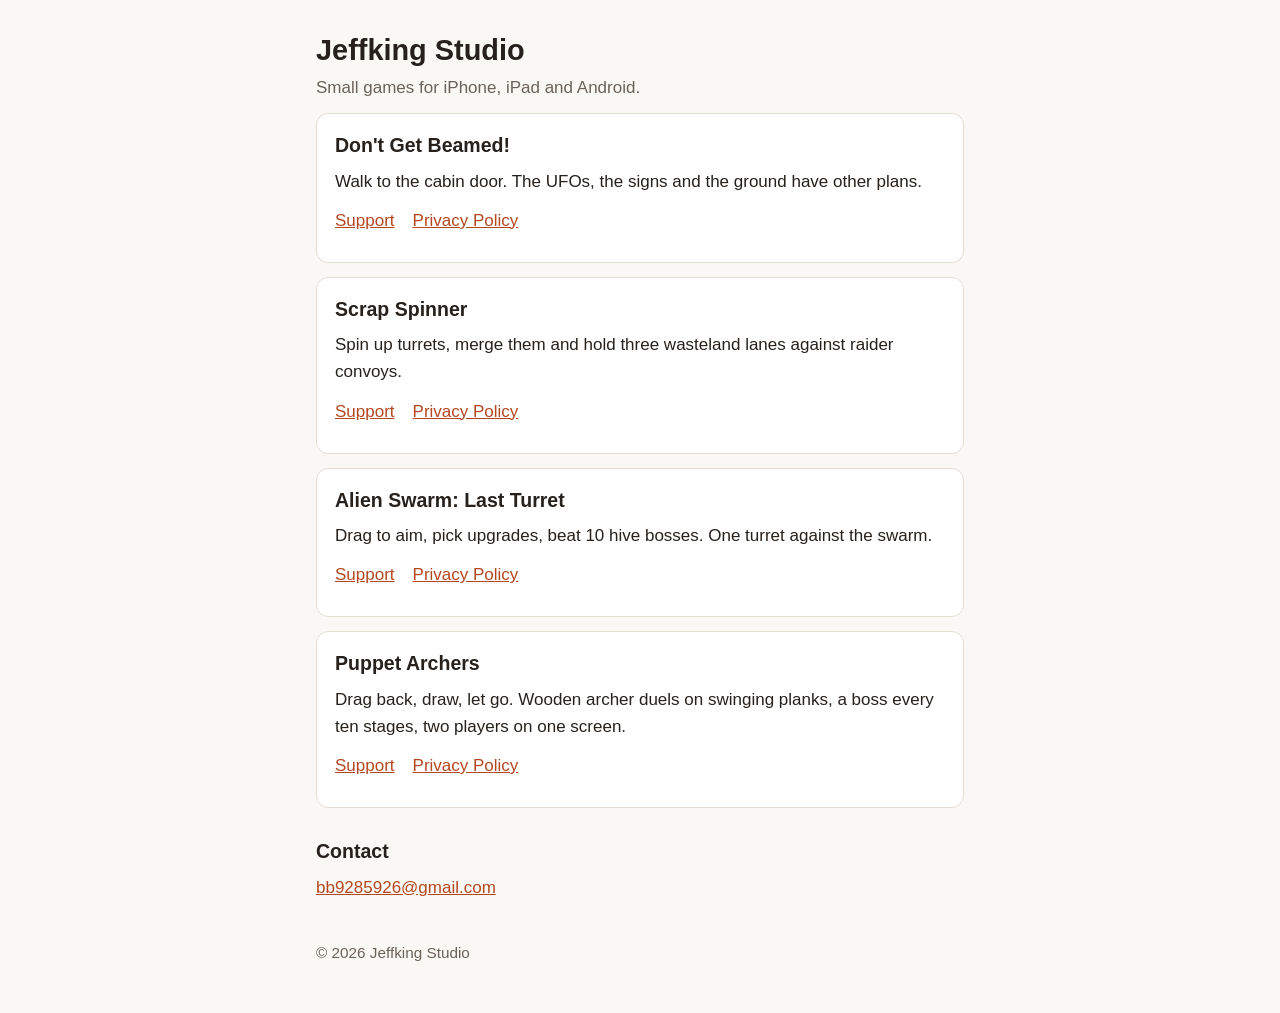
<file: index.html>
<!doctype html>
<html lang="en">
<head>
<meta charset="utf-8">
<meta name="viewport" content="width=device-width, initial-scale=1">
<title>Jeffking Studio</title>
<link rel="stylesheet" href="style.css">
</head>
<body>
<main>
<h1>Jeffking Studio</h1>
<p class="muted">Small games for iPhone, iPad and Android.</p>

<div class="card">
<h2>Don't Get Beamed!</h2>
<p>Walk to the cabin door. The UFOs, the signs and the ground have other plans.</p>
<p class="links"><a href="dontgetbeamed/support.html">Support</a><a href="dontgetbeamed/privacy.html">Privacy Policy</a></p>
</div>

<div class="card">
<h2>Scrap Spinner</h2>
<p>Spin up turrets, merge them and hold three wasteland lanes against raider convoys.</p>
<p class="links"><a href="scrapspinner/support.html">Support</a><a href="scrapspinner/privacy.html">Privacy Policy</a></p>
</div>

<div class="card">
<h2>Alien Swarm: Last Turret</h2>
<p>Drag to aim, pick upgrades, beat 10 hive bosses. One turret against the swarm.</p>
<p class="links"><a href="alienswarm/support.html">Support</a><a href="alienswarm/privacy.html">Privacy Policy</a></p>
</div>

<div class="card">
<h2>Puppet Archers</h2>
<p>Drag back, draw, let go. Wooden archer duels on swinging planks, a boss every ten stages, two players on one screen.</p>
<p class="links"><a href="puppetarchers/support.html">Support</a><a href="puppetarchers/privacy.html">Privacy Policy</a></p>
</div>

<h2>Contact</h2>
<p><a href="mailto:bb9285926@gmail.com">bb9285926@gmail.com</a></p>

<footer>© 2026 Jeffking Studio</footer>
</main>
</body>
</html>
</file>
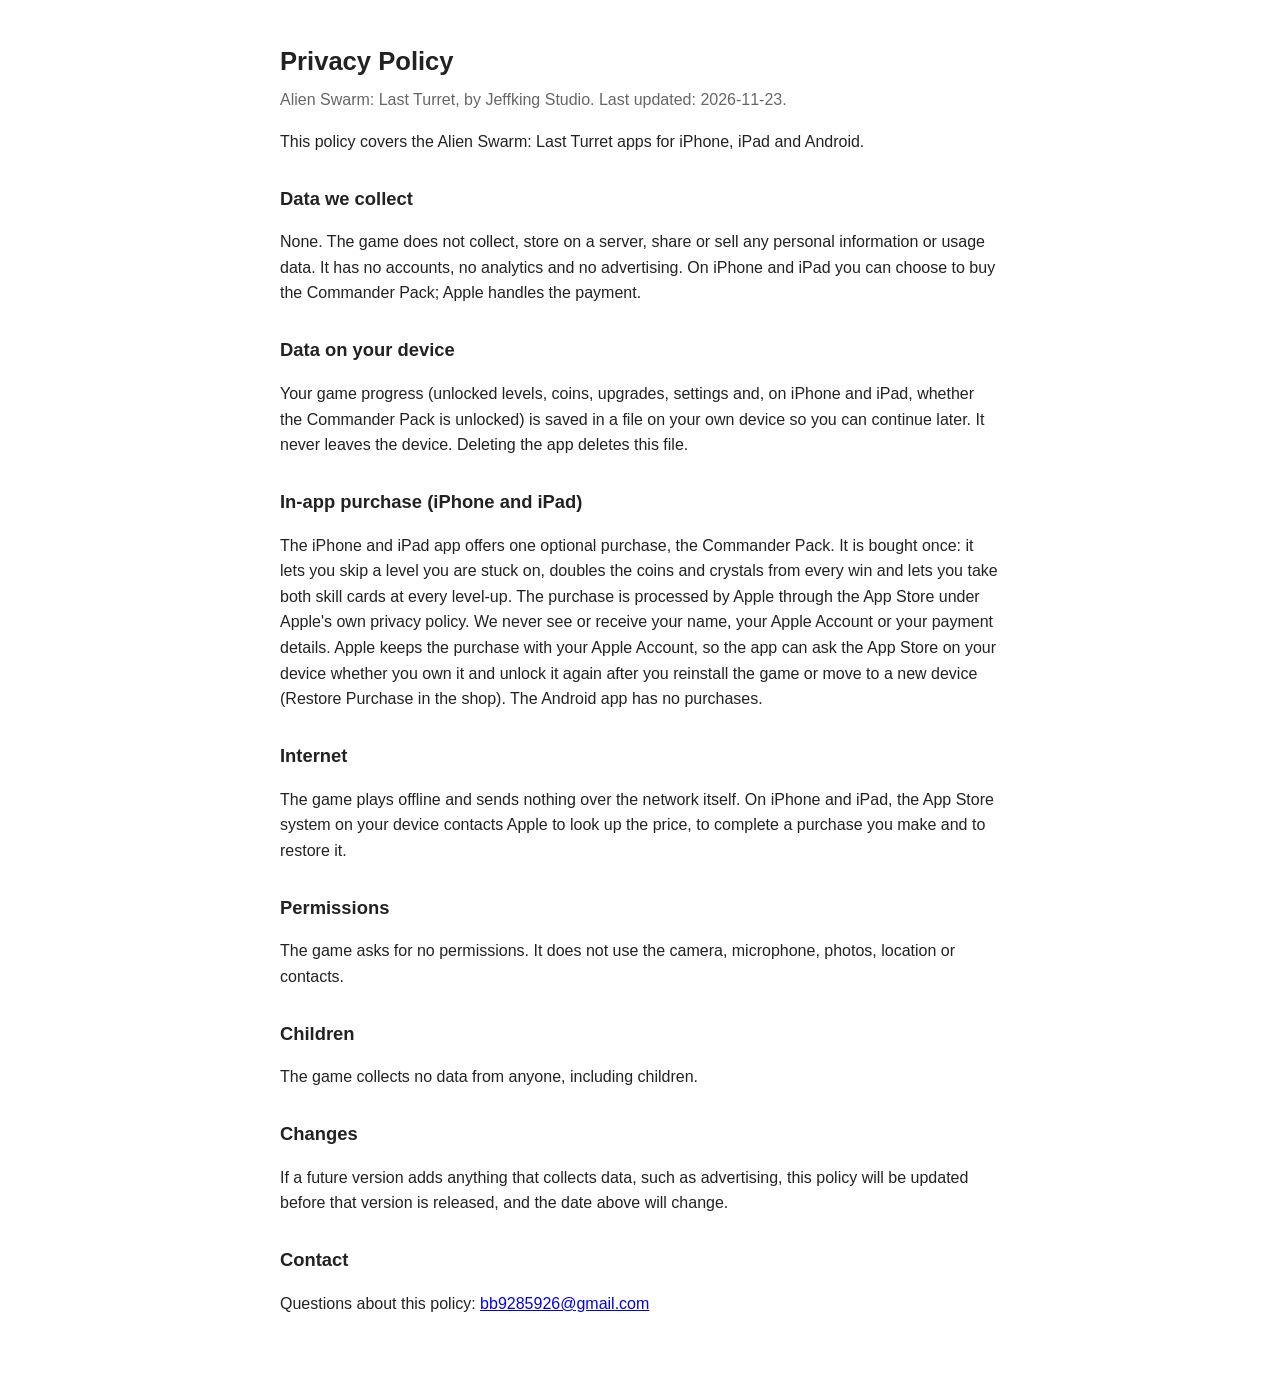
<file: alienswarm/privacy.html>
<!doctype html>
<html lang="en">
<head>
<meta charset="utf-8">
<meta name="viewport" content="width=device-width, initial-scale=1">
<title>Alien Swarm: Last Turret - Privacy Policy</title>
<style>
  body { font-family: -apple-system, "Segoe UI", Roboto, sans-serif; max-width: 720px; margin: 0 auto; padding: 24px 16px 48px; line-height: 1.6; color: #222; background: #fff; }
  h1 { font-size: 1.6em; margin-bottom: 0.2em; }
  h2 { font-size: 1.15em; margin-top: 1.6em; }
  .date { color: #666; margin-top: 0; }
</style>
</head>
<body>
<h1>Privacy Policy</h1>
<p class="date">Alien Swarm: Last Turret, by Jeffking Studio. Last updated: 2026-11-23.</p>

<p>This policy covers the Alien Swarm: Last Turret apps for iPhone, iPad and Android.</p>

<h2>Data we collect</h2>
<p>None. The game does not collect, store on a server, share or sell any personal information or usage data. It has no accounts, no analytics and no advertising. On iPhone and iPad you can choose to buy the Commander Pack; Apple handles the payment.</p>

<h2>Data on your device</h2>
<p>Your game progress (unlocked levels, coins, upgrades, settings and, on iPhone and iPad, whether the Commander Pack is unlocked) is saved in a file on your own device so you can continue later. It never leaves the device. Deleting the app deletes this file.</p>

<h2>In-app purchase (iPhone and iPad)</h2>
<p>The iPhone and iPad app offers one optional purchase, the Commander Pack. It is bought once: it lets you skip a level you are stuck on, doubles the coins and crystals from every win and lets you take both skill cards at every level-up. The purchase is processed by Apple through the App Store under Apple's own privacy policy. We never see or receive your name, your Apple Account or your payment details. Apple keeps the purchase with your Apple Account, so the app can ask the App Store on your device whether you own it and unlock it again after you reinstall the game or move to a new device (Restore Purchase in the shop). The Android app has no purchases.</p>

<h2>Internet</h2>
<p>The game plays offline and sends nothing over the network itself. On iPhone and iPad, the App Store system on your device contacts Apple to look up the price, to complete a purchase you make and to restore it.</p>

<h2>Permissions</h2>
<p>The game asks for no permissions. It does not use the camera, microphone, photos, location or contacts.</p>

<h2>Children</h2>
<p>The game collects no data from anyone, including children.</p>

<h2>Changes</h2>
<p>If a future version adds anything that collects data, such as advertising, this policy will be updated before that version is released, and the date above will change.</p>

<h2>Contact</h2>
<p>Questions about this policy: <a href="mailto:bb9285926@gmail.com">bb9285926@gmail.com</a></p>
</body>
</html>
</file>
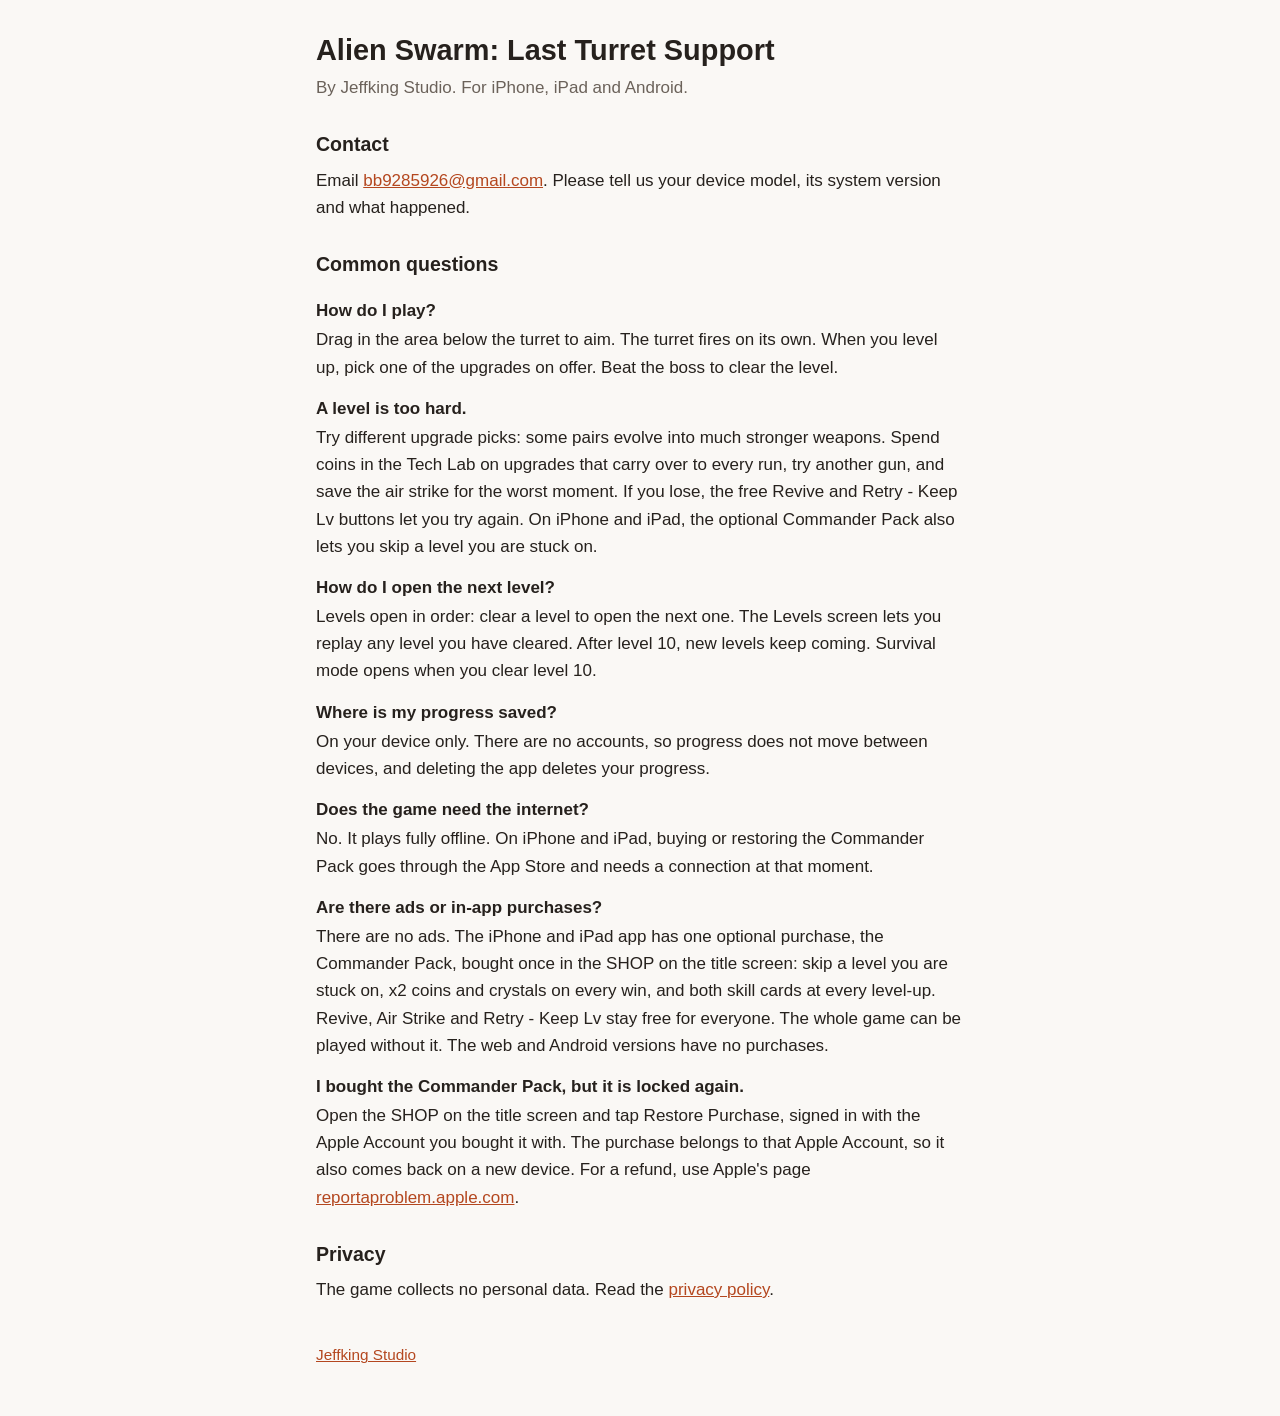
<file: alienswarm/support.html>
<!doctype html>
<html lang="en">
<head>
<meta charset="utf-8">
<meta name="viewport" content="width=device-width, initial-scale=1">
<title>Alien Swarm: Last Turret Support</title>
<link rel="stylesheet" href="../style.css">
</head>
<body>
<main>
<h1>Alien Swarm: Last Turret Support</h1>
<p class="muted">By Jeffking Studio. For iPhone, iPad and Android.</p>

<h2>Contact</h2>
<p>Email <a href="mailto:bb9285926@gmail.com">bb9285926@gmail.com</a>. Please tell us your device model, its system version and what happened.</p>

<h2>Common questions</h2>
<dl>
<dt>How do I play?</dt>
<dd>Drag in the area below the turret to aim. The turret fires on its own. When you level up, pick one of the upgrades on offer. Beat the boss to clear the level.</dd>
<dt>A level is too hard.</dt>
<dd>Try different upgrade picks: some pairs evolve into much stronger weapons. Spend coins in the Tech Lab on upgrades that carry over to every run, try another gun, and save the air strike for the worst moment. If you lose, the free Revive and Retry - Keep Lv buttons let you try again. On iPhone and iPad, the optional Commander Pack also lets you skip a level you are stuck on.</dd>
<dt>How do I open the next level?</dt>
<dd>Levels open in order: clear a level to open the next one. The Levels screen lets you replay any level you have cleared. After level 10, new levels keep coming. Survival mode opens when you clear level 10.</dd>
<dt>Where is my progress saved?</dt>
<dd>On your device only. There are no accounts, so progress does not move between devices, and deleting the app deletes your progress.</dd>
<dt>Does the game need the internet?</dt>
<dd>No. It plays fully offline. On iPhone and iPad, buying or restoring the Commander Pack goes through the App Store and needs a connection at that moment.</dd>
<dt>Are there ads or in-app purchases?</dt>
<dd>There are no ads. The iPhone and iPad app has one optional purchase, the Commander Pack, bought once in the SHOP on the title screen: skip a level you are stuck on, x2 coins and crystals on every win, and both skill cards at every level-up. Revive, Air Strike and Retry - Keep Lv stay free for everyone. The whole game can be played without it. The web and Android versions have no purchases.</dd>
<dt>I bought the Commander Pack, but it is locked again.</dt>
<dd>Open the SHOP on the title screen and tap Restore Purchase, signed in with the Apple Account you bought it with. The purchase belongs to that Apple Account, so it also comes back on a new device. For a refund, use Apple's page <a href="https://reportaproblem.apple.com">reportaproblem.apple.com</a>.</dd>
</dl>

<h2>Privacy</h2>
<p>The game collects no personal data. Read the <a href="privacy.html">privacy policy</a>.</p>

<footer><a href="../index.html">Jeffking Studio</a></footer>
</main>
</body>
</html>
</file>
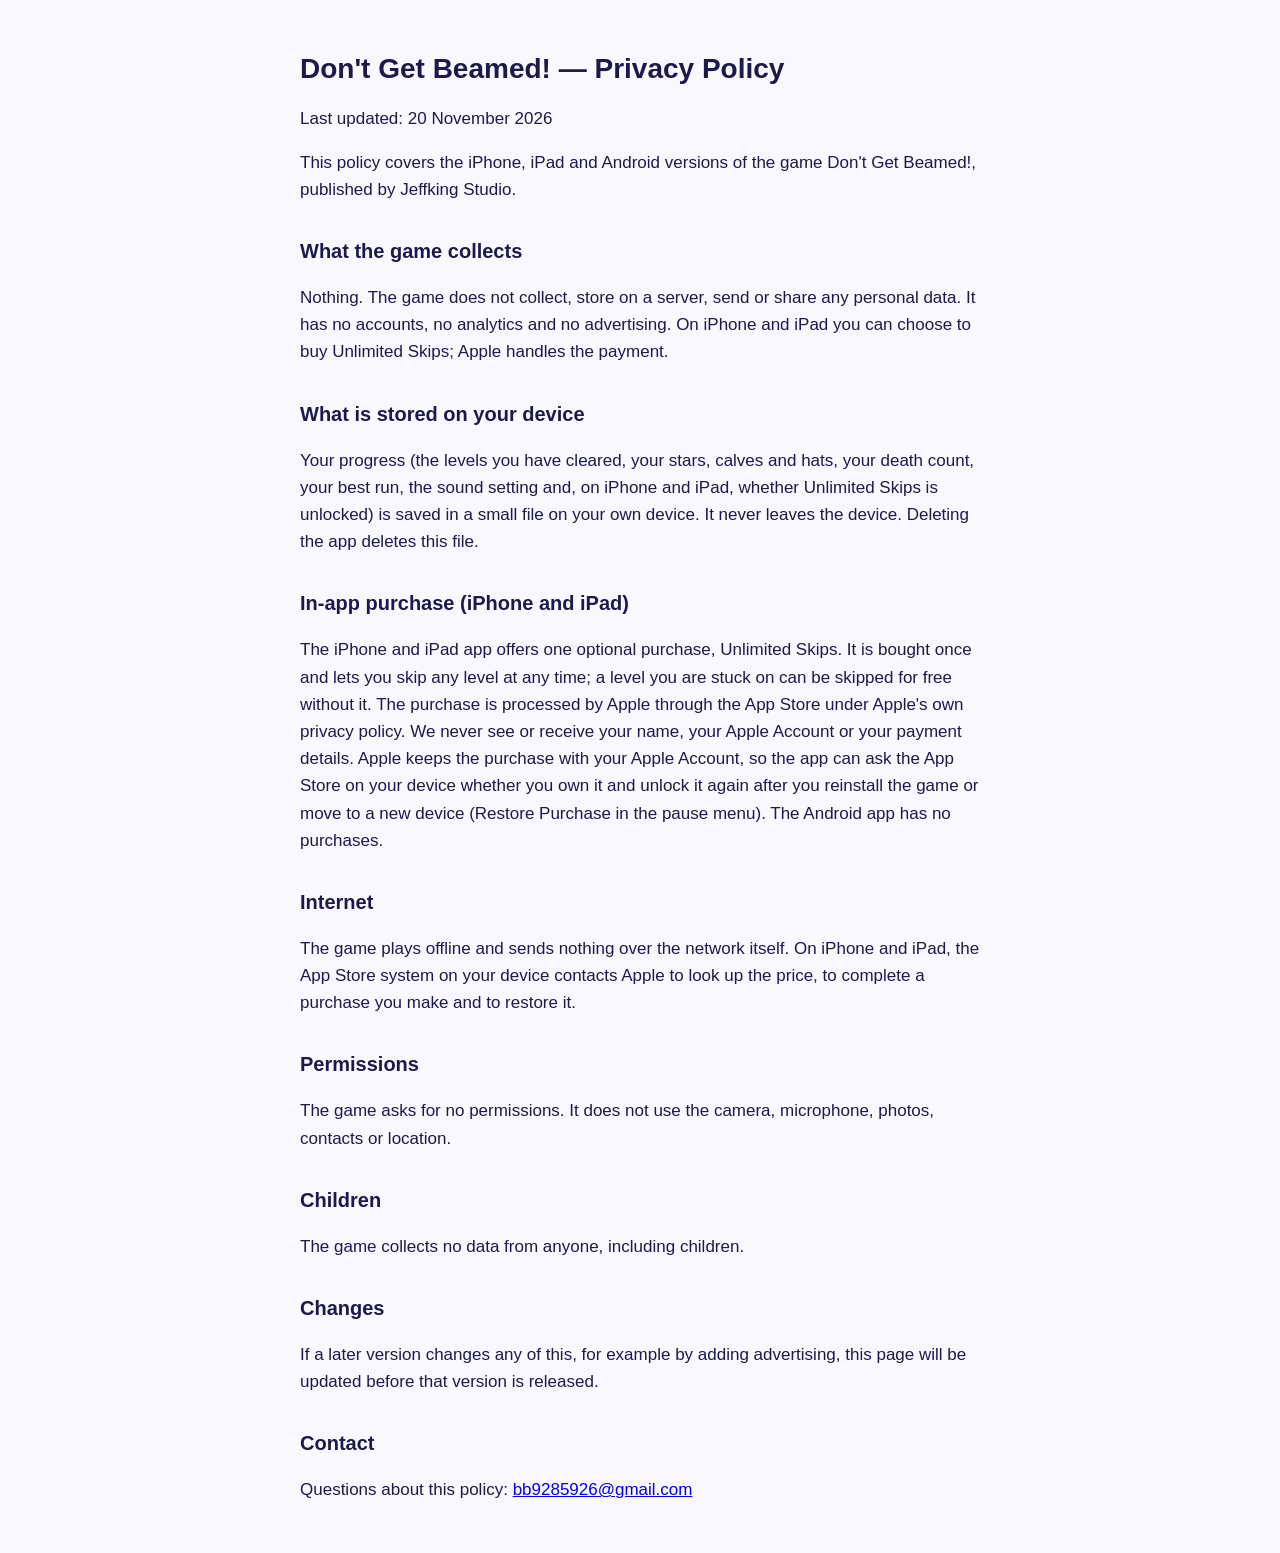
<file: dontgetbeamed/privacy.html>
<!doctype html>
<html lang="en">
<head>
<meta charset="utf-8">
<meta name="viewport" content="width=device-width, initial-scale=1">
<title>Don't Get Beamed! — Privacy Policy</title>
<style>
body { font: 17px/1.6 -apple-system, "Segoe UI", Roboto, sans-serif; color: #1d1a4b; background: #faf8ff; margin: 0; padding: 32px 16px; }
main { max-width: 680px; margin: 0 auto; }
h1 { font-size: 28px; line-height: 1.25; }
h2 { font-size: 20px; margin-top: 32px; }
</style>
</head>
<body>
<main>
<h1>Don't Get Beamed! — Privacy Policy</h1>
<p>Last updated: 20 November 2026</p>
<p>This policy covers the iPhone, iPad and Android versions of the game Don't Get Beamed!, published by Jeffking Studio.</p>

<h2>What the game collects</h2>
<p>Nothing. The game does not collect, store on a server, send or share any personal data. It has no accounts, no analytics and no advertising. On iPhone and iPad you can choose to buy Unlimited Skips; Apple handles the payment.</p>

<h2>What is stored on your device</h2>
<p>Your progress (the levels you have cleared, your stars, calves and hats, your death count, your best run, the sound setting and, on iPhone and iPad, whether Unlimited Skips is unlocked) is saved in a small file on your own device. It never leaves the device. Deleting the app deletes this file.</p>

<h2>In-app purchase (iPhone and iPad)</h2>
<p>The iPhone and iPad app offers one optional purchase, Unlimited Skips. It is bought once and lets you skip any level at any time; a level you are stuck on can be skipped for free without it. The purchase is processed by Apple through the App Store under Apple's own privacy policy. We never see or receive your name, your Apple Account or your payment details. Apple keeps the purchase with your Apple Account, so the app can ask the App Store on your device whether you own it and unlock it again after you reinstall the game or move to a new device (Restore Purchase in the pause menu). The Android app has no purchases.</p>

<h2>Internet</h2>
<p>The game plays offline and sends nothing over the network itself. On iPhone and iPad, the App Store system on your device contacts Apple to look up the price, to complete a purchase you make and to restore it.</p>

<h2>Permissions</h2>
<p>The game asks for no permissions. It does not use the camera, microphone, photos, contacts or location.</p>

<h2>Children</h2>
<p>The game collects no data from anyone, including children.</p>

<h2>Changes</h2>
<p>If a later version changes any of this, for example by adding advertising, this page will be updated before that version is released.</p>

<h2>Contact</h2>
<p>Questions about this policy: <a href="mailto:bb9285926@gmail.com">bb9285926@gmail.com</a></p>
</main>
</body>
</html>
</file>
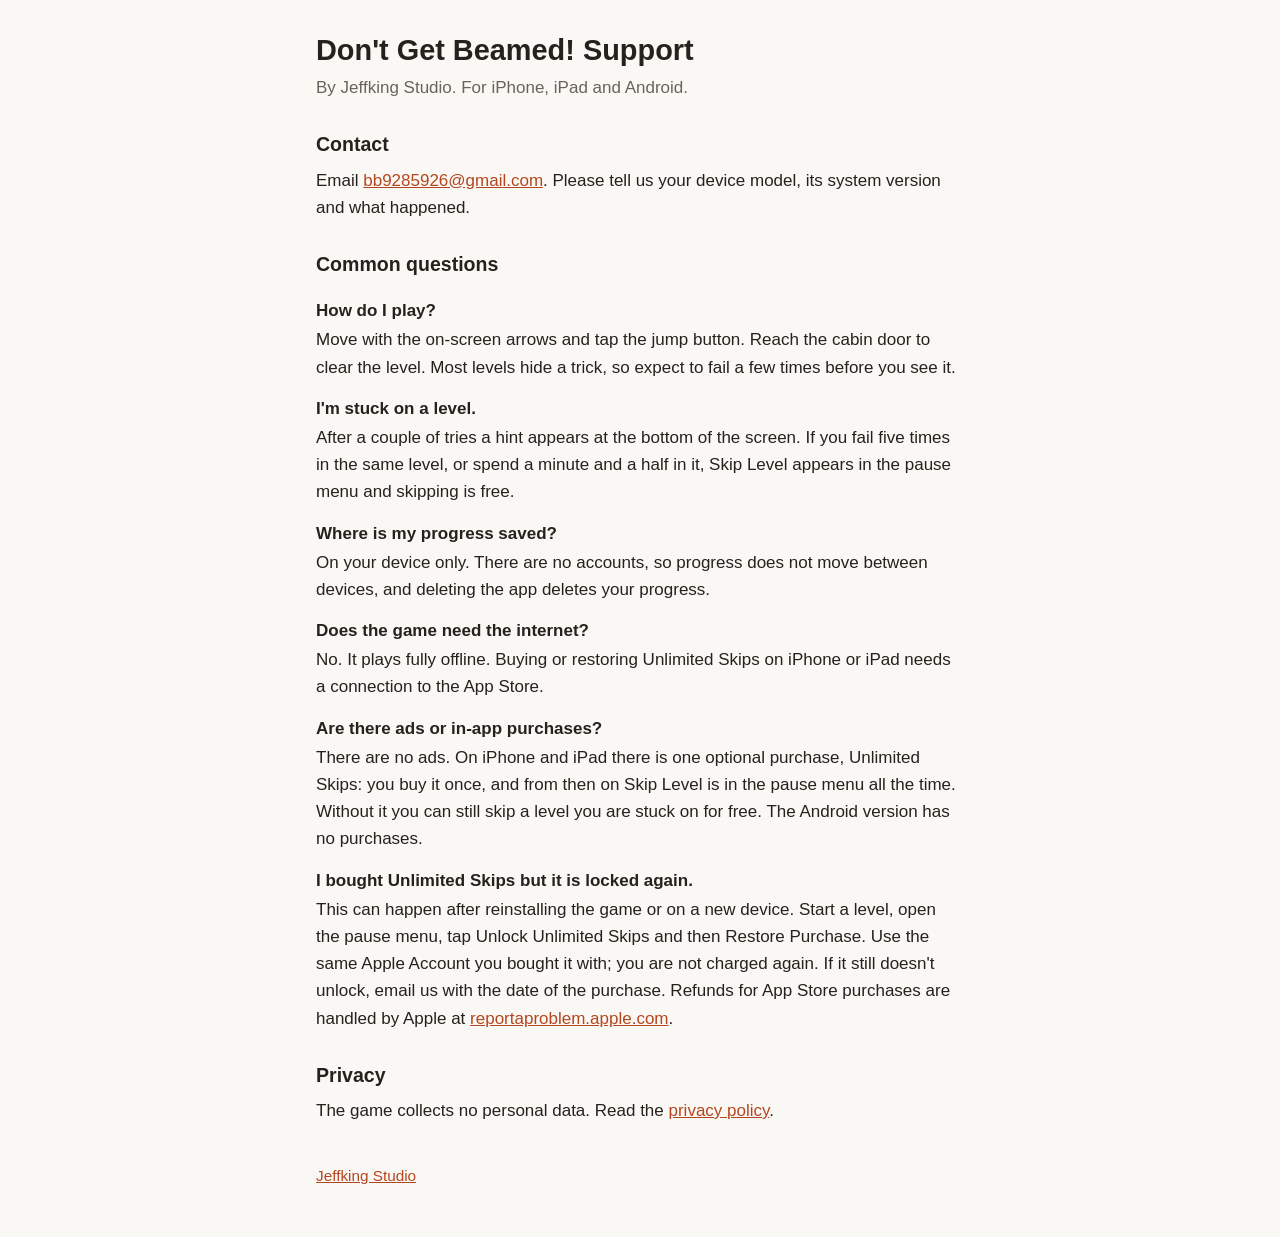
<file: dontgetbeamed/support.html>
<!doctype html>
<html lang="en">
<head>
<meta charset="utf-8">
<meta name="viewport" content="width=device-width, initial-scale=1">
<title>Don&#39;t Get Beamed! Support</title>
<link rel="stylesheet" href="../style.css">
</head>
<body>
<main>
<h1>Don&#39;t Get Beamed! Support</h1>
<p class="muted">By Jeffking Studio. For iPhone, iPad and Android.</p>

<h2>Contact</h2>
<p>Email <a href="mailto:bb9285926@gmail.com">bb9285926@gmail.com</a>. Please tell us your device model, its system version and what happened.</p>

<h2>Common questions</h2>
<dl>
<dt>How do I play?</dt>
<dd>Move with the on-screen arrows and tap the jump button. Reach the cabin door to clear the level. Most levels hide a trick, so expect to fail a few times before you see it.</dd>
<dt>I&#39;m stuck on a level.</dt>
<dd>After a couple of tries a hint appears at the bottom of the screen. If you fail five times in the same level, or spend a minute and a half in it, Skip Level appears in the pause menu and skipping is free.</dd>
<dt>Where is my progress saved?</dt>
<dd>On your device only. There are no accounts, so progress does not move between devices, and deleting the app deletes your progress.</dd>
<dt>Does the game need the internet?</dt>
<dd>No. It plays fully offline. Buying or restoring Unlimited Skips on iPhone or iPad needs a connection to the App Store.</dd>
<dt>Are there ads or in-app purchases?</dt>
<dd>There are no ads. On iPhone and iPad there is one optional purchase, Unlimited Skips: you buy it once, and from then on Skip Level is in the pause menu all the time. Without it you can still skip a level you are stuck on for free. The Android version has no purchases.</dd>
<dt>I bought Unlimited Skips but it is locked again.</dt>
<dd>This can happen after reinstalling the game or on a new device. Start a level, open the pause menu, tap Unlock Unlimited Skips and then Restore Purchase. Use the same Apple Account you bought it with; you are not charged again. If it still doesn&#39;t unlock, email us with the date of the purchase. Refunds for App Store purchases are handled by Apple at <a href="https://reportaproblem.apple.com">reportaproblem.apple.com</a>.</dd>
</dl>

<h2>Privacy</h2>
<p>The game collects no personal data. Read the <a href="privacy.html">privacy policy</a>.</p>

<footer><a href="../index.html">Jeffking Studio</a></footer>
</main>
</body>
</html>
</file>
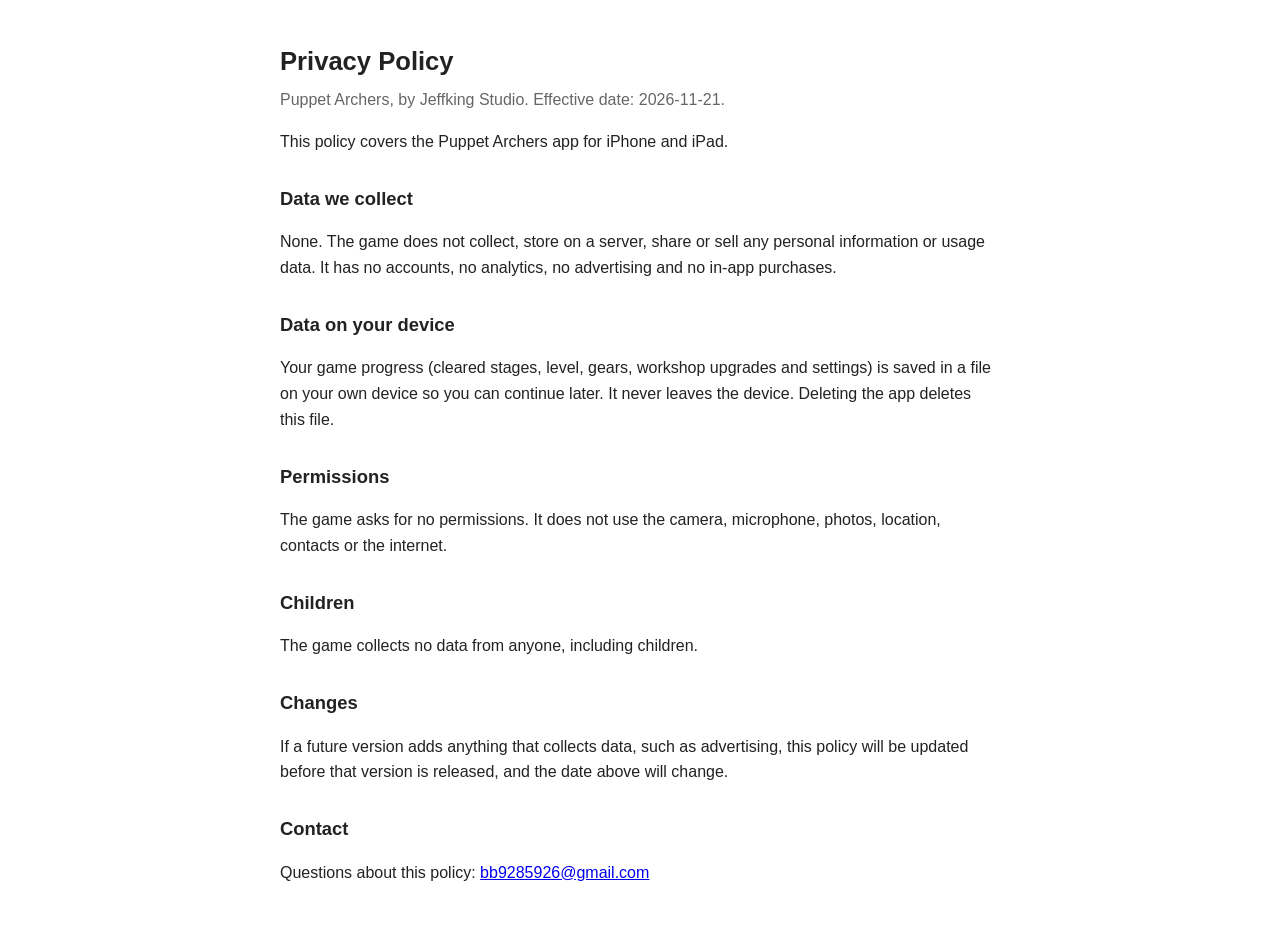
<file: puppetarchers/privacy.html>
<!doctype html>
<html lang="en">
<head>
<meta charset="utf-8">
<meta name="viewport" content="width=device-width, initial-scale=1">
<title>Puppet Archers - Privacy Policy</title>
<style>
  body { font-family: -apple-system, "Segoe UI", Roboto, sans-serif; max-width: 720px; margin: 0 auto; padding: 24px 16px 48px; line-height: 1.6; color: #222; background: #fff; }
  h1 { font-size: 1.6em; margin-bottom: 0.2em; }
  h2 { font-size: 1.15em; margin-top: 1.6em; }
  .date { color: #666; margin-top: 0; }
</style>
</head>
<body>
<h1>Privacy Policy</h1>
<p class="date">Puppet Archers, by Jeffking Studio. Effective date: 2026-11-21.</p>

<p>This policy covers the Puppet Archers app for iPhone and iPad.</p>

<h2>Data we collect</h2>
<p>None. The game does not collect, store on a server, share or sell any personal information or usage data. It has no accounts, no analytics, no advertising and no in-app purchases.</p>

<h2>Data on your device</h2>
<p>Your game progress (cleared stages, level, gears, workshop upgrades and settings) is saved in a file on your own device so you can continue later. It never leaves the device. Deleting the app deletes this file.</p>

<h2>Permissions</h2>
<p>The game asks for no permissions. It does not use the camera, microphone, photos, location, contacts or the internet.</p>

<h2>Children</h2>
<p>The game collects no data from anyone, including children.</p>

<h2>Changes</h2>
<p>If a future version adds anything that collects data, such as advertising, this policy will be updated before that version is released, and the date above will change.</p>

<h2>Contact</h2>
<p>Questions about this policy: <a href="mailto:bb9285926@gmail.com">bb9285926@gmail.com</a></p>
</body>
</html>
</file>
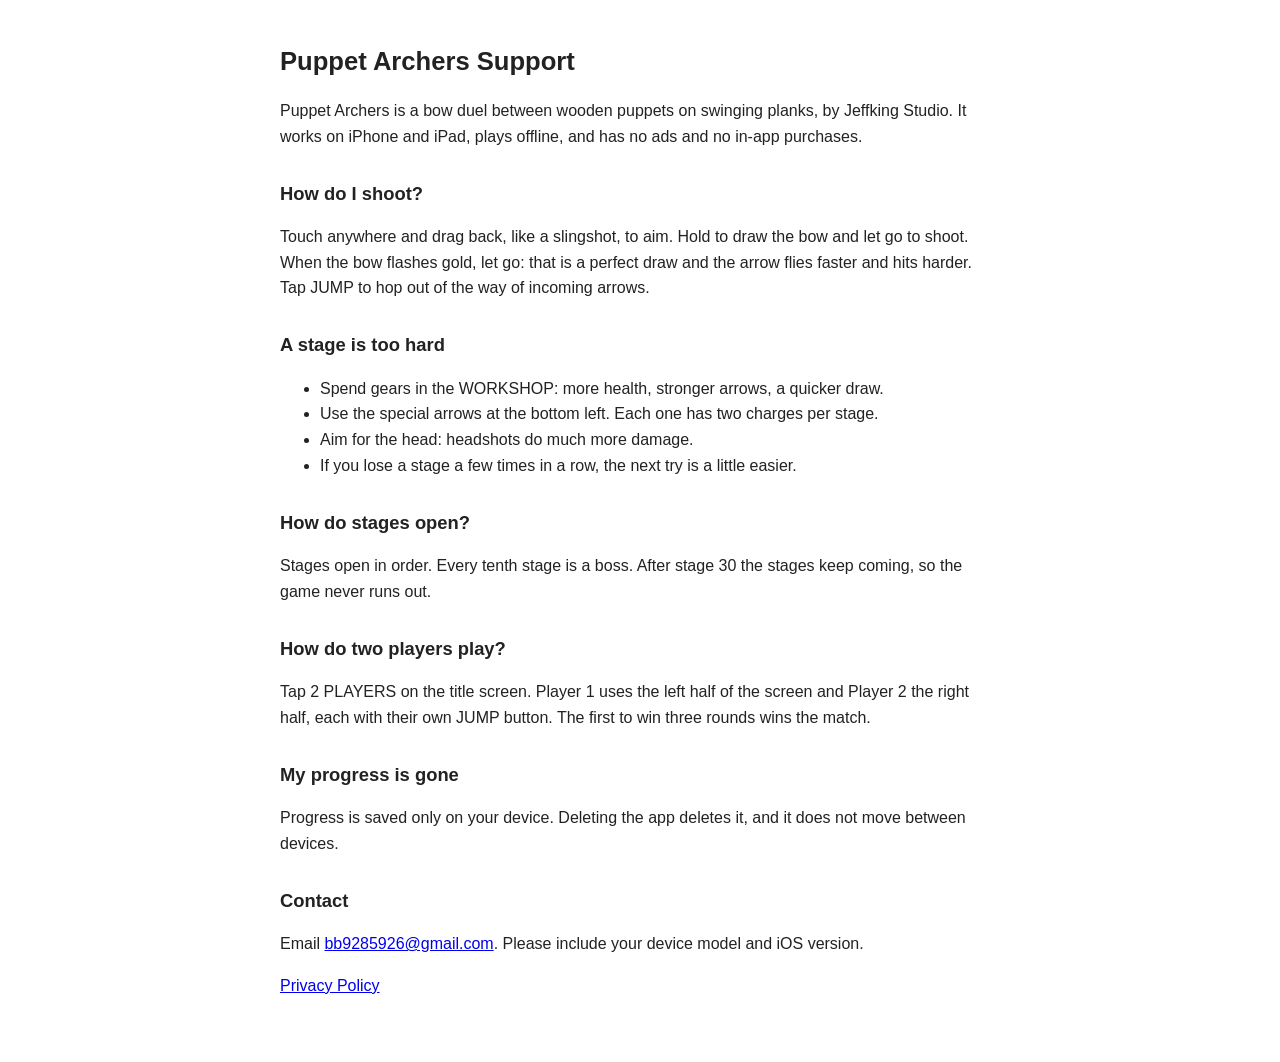
<file: puppetarchers/support.html>
<!doctype html>
<html lang="en">
<head>
<meta charset="utf-8">
<meta name="viewport" content="width=device-width, initial-scale=1">
<title>Puppet Archers - Support</title>
<style>
  body { font-family: -apple-system, "Segoe UI", Roboto, sans-serif; max-width: 720px; margin: 0 auto; padding: 24px 16px 48px; line-height: 1.6; color: #222; background: #fff; }
  h1 { font-size: 1.6em; margin-bottom: 0.2em; }
  h2 { font-size: 1.15em; margin-top: 1.6em; }
</style>
</head>
<body>
<h1>Puppet Archers Support</h1>
<p>Puppet Archers is a bow duel between wooden puppets on swinging planks, by Jeffking Studio. It works on iPhone and iPad, plays offline, and has no ads and no in-app purchases.</p>

<h2>How do I shoot?</h2>
<p>Touch anywhere and drag back, like a slingshot, to aim. Hold to draw the bow and let go to shoot. When the bow flashes gold, let go: that is a perfect draw and the arrow flies faster and hits harder. Tap JUMP to hop out of the way of incoming arrows.</p>

<h2>A stage is too hard</h2>
<ul>
<li>Spend gears in the WORKSHOP: more health, stronger arrows, a quicker draw.</li>
<li>Use the special arrows at the bottom left. Each one has two charges per stage.</li>
<li>Aim for the head: headshots do much more damage.</li>
<li>If you lose a stage a few times in a row, the next try is a little easier.</li>
</ul>

<h2>How do stages open?</h2>
<p>Stages open in order. Every tenth stage is a boss. After stage 30 the stages keep coming, so the game never runs out.</p>

<h2>How do two players play?</h2>
<p>Tap 2 PLAYERS on the title screen. Player 1 uses the left half of the screen and Player 2 the right half, each with their own JUMP button. The first to win three rounds wins the match.</p>

<h2>My progress is gone</h2>
<p>Progress is saved only on your device. Deleting the app deletes it, and it does not move between devices.</p>

<h2>Contact</h2>
<p>Email <a href="mailto:bb9285926@gmail.com">bb9285926@gmail.com</a>. Please include your device model and iOS version.</p>
<p><a href="privacy.html">Privacy Policy</a></p>
</body>
</html>
</file>
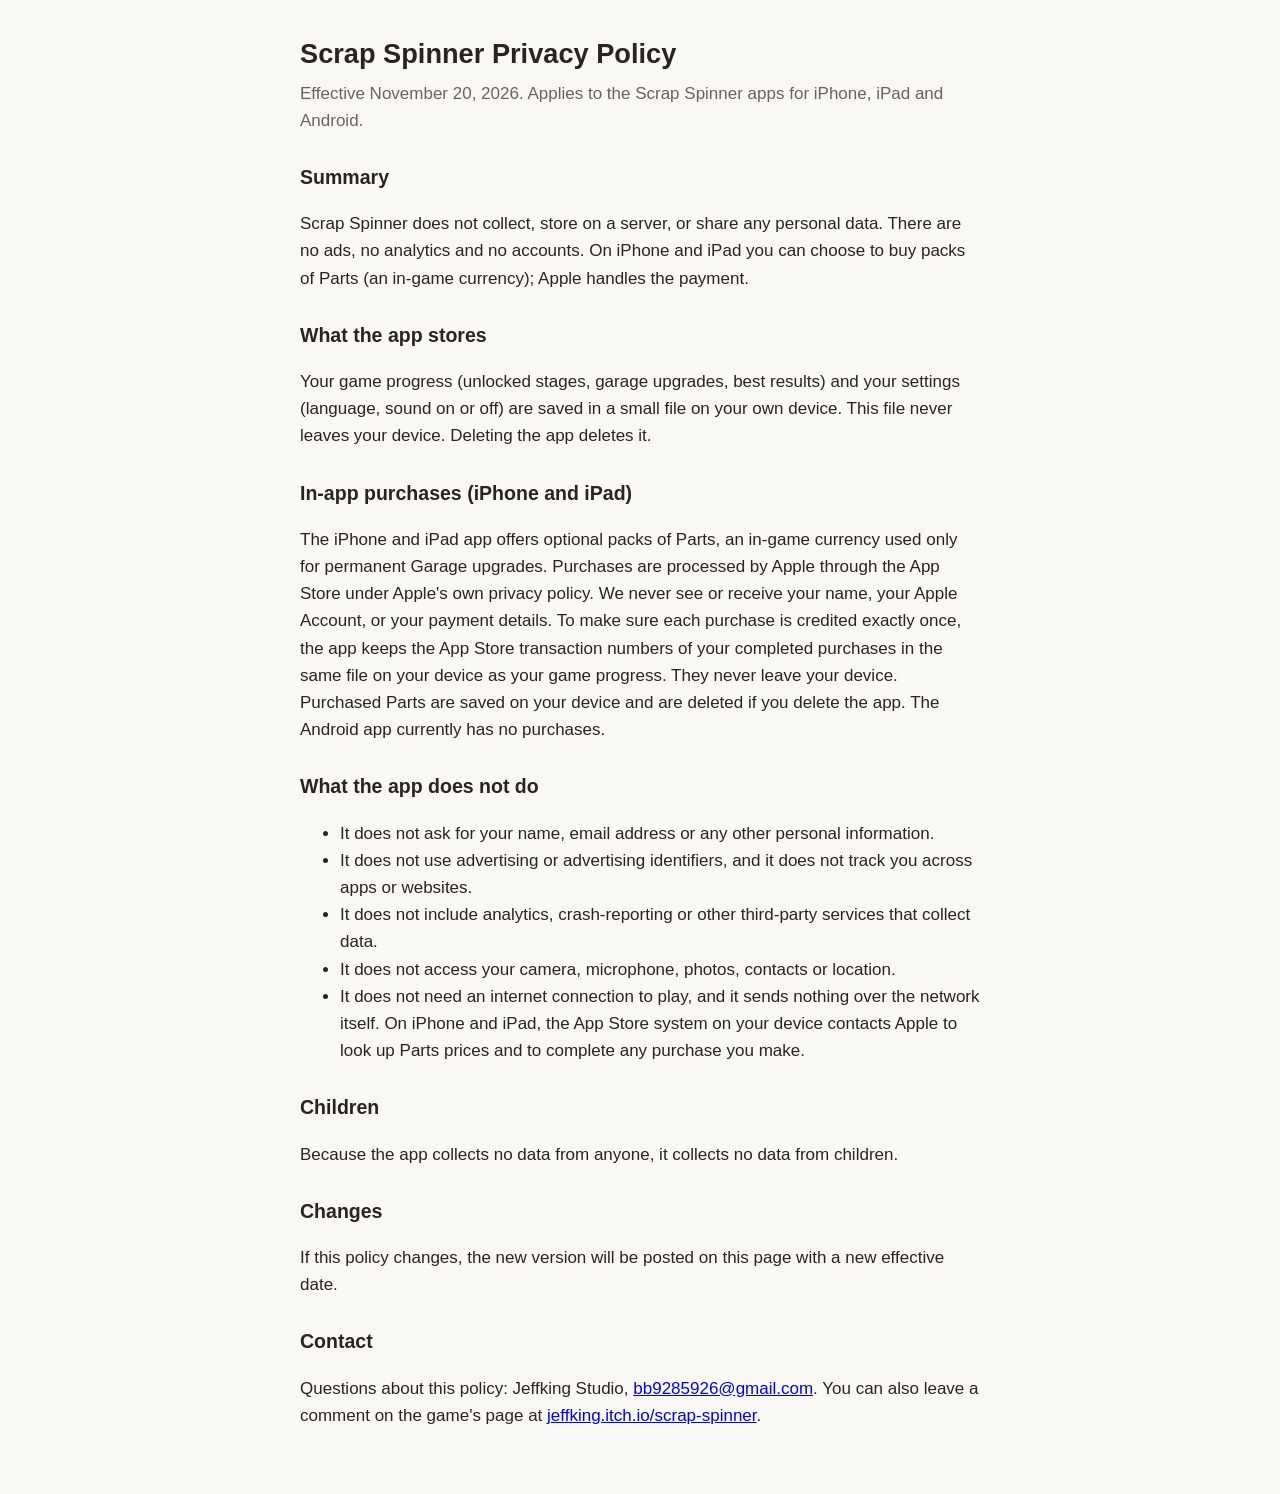
<file: scrapspinner/privacy.html>
<!doctype html>
<html lang="en">
<head>
<meta charset="utf-8">
<meta name="viewport" content="width=device-width, initial-scale=1">
<title>Scrap Spinner Privacy Policy</title>
<style>
  :root { color-scheme: light dark; --bg: #faf8f5; --fg: #2a2420; --muted: #6b625a; }
  @media (prefers-color-scheme: dark) { :root { --bg: #1b1612; --fg: #ece6df; --muted: #a89e94; } }
  body { margin: 0; background: var(--bg); color: var(--fg); font: 17px/1.6 -apple-system, BlinkMacSystemFont, "Segoe UI", Roboto, sans-serif; }
  main { max-width: 680px; margin: 0 auto; padding: 32px 16px 48px; }
  h1 { font-size: 1.6em; margin: 0 0 4px; }
  h2 { font-size: 1.15em; margin: 28px 0 6px; }
  .date { color: var(--muted); margin: 0 0 24px; }
</style>
</head>
<body>
<main>
<h1>Scrap Spinner Privacy Policy</h1>
<p class="date">Effective November 20, 2026. Applies to the Scrap Spinner apps for iPhone, iPad and Android.</p>

<h2>Summary</h2>
<p>Scrap Spinner does not collect, store on a server, or share any personal data. There are no ads, no analytics and no accounts. On iPhone and iPad you can choose to buy packs of Parts (an in-game currency); Apple handles the payment.</p>

<h2>What the app stores</h2>
<p>Your game progress (unlocked stages, garage upgrades, best results) and your settings (language, sound on or off) are saved in a small file on your own device. This file never leaves your device. Deleting the app deletes it.</p>

<h2>In-app purchases (iPhone and iPad)</h2>
<p>The iPhone and iPad app offers optional packs of Parts, an in-game currency used only for permanent Garage upgrades. Purchases are processed by Apple through the App Store under Apple's own privacy policy. We never see or receive your name, your Apple Account, or your payment details. To make sure each purchase is credited exactly once, the app keeps the App Store transaction numbers of your completed purchases in the same file on your device as your game progress. They never leave your device. Purchased Parts are saved on your device and are deleted if you delete the app. The Android app currently has no purchases.</p>

<h2>What the app does not do</h2>
<ul>
  <li>It does not ask for your name, email address or any other personal information.</li>
  <li>It does not use advertising or advertising identifiers, and it does not track you across apps or websites.</li>
  <li>It does not include analytics, crash-reporting or other third-party services that collect data.</li>
  <li>It does not access your camera, microphone, photos, contacts or location.</li>
  <li>It does not need an internet connection to play, and it sends nothing over the network itself. On iPhone and iPad, the App Store system on your device contacts Apple to look up Parts prices and to complete any purchase you make.</li>
</ul>

<h2>Children</h2>
<p>Because the app collects no data from anyone, it collects no data from children.</p>

<h2>Changes</h2>
<p>If this policy changes, the new version will be posted on this page with a new effective date.</p>

<h2>Contact</h2>
<p>Questions about this policy: Jeffking Studio, <a href="mailto:bb9285926@gmail.com">bb9285926@gmail.com</a>. You can also leave a comment on the game's page at <a href="https://jeffking.itch.io/scrap-spinner">jeffking.itch.io/scrap-spinner</a>.</p>
</main>
</body>
</html>
</file>
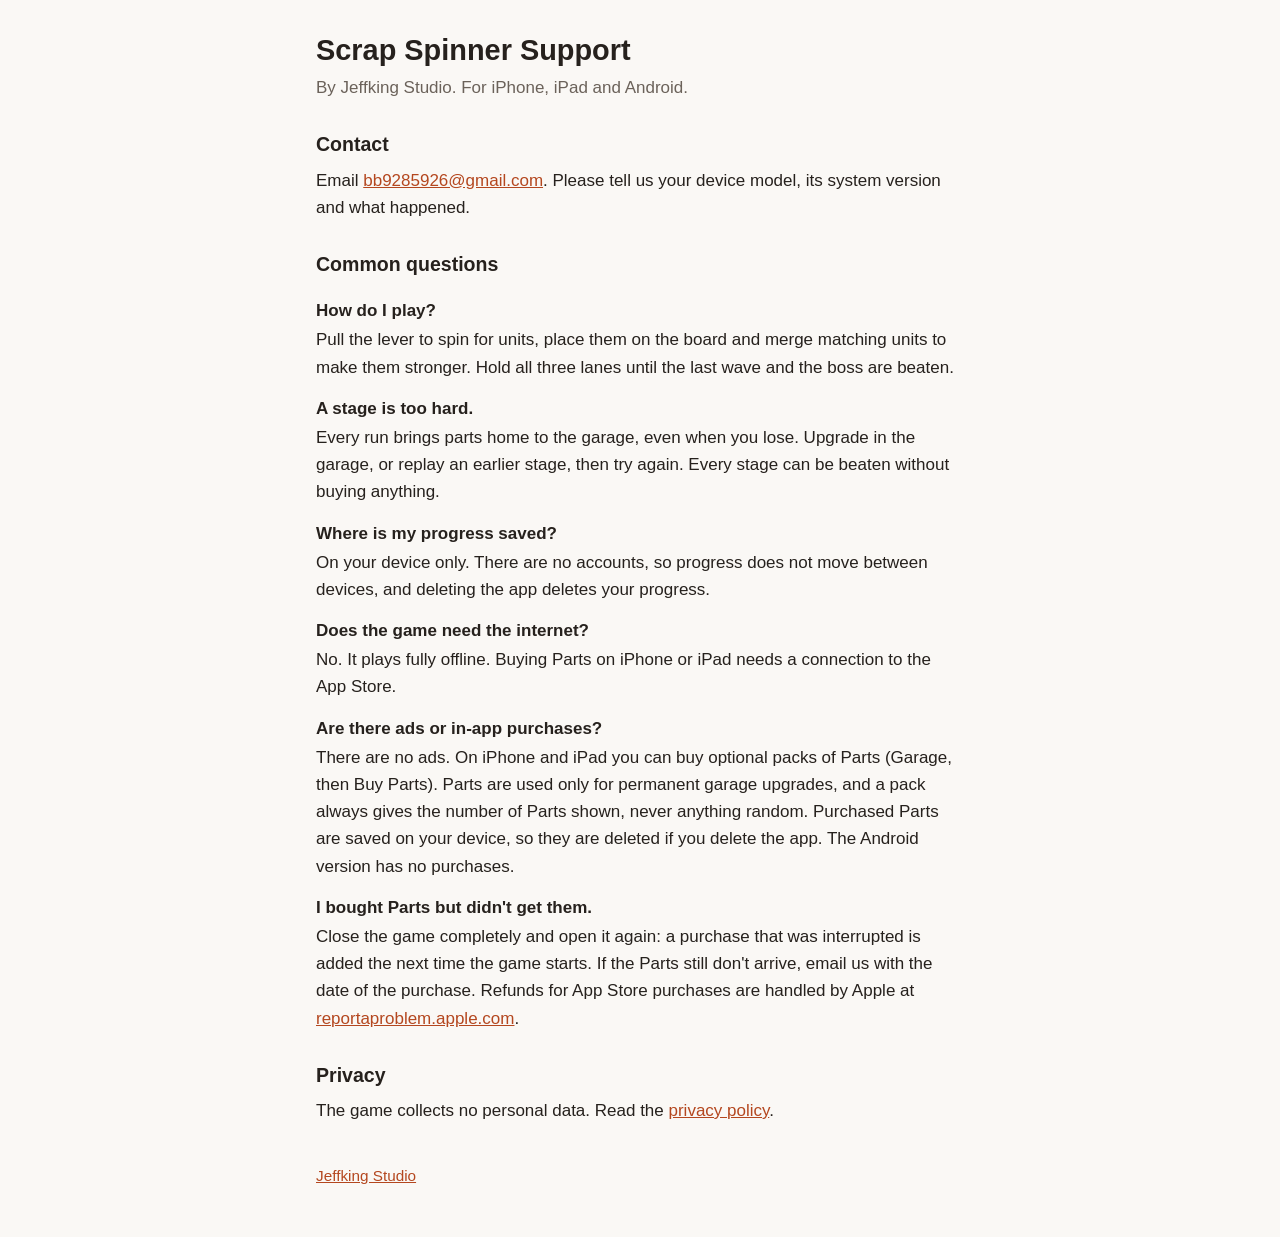
<file: scrapspinner/support.html>
<!doctype html>
<html lang="en">
<head>
<meta charset="utf-8">
<meta name="viewport" content="width=device-width, initial-scale=1">
<title>Scrap Spinner Support</title>
<link rel="stylesheet" href="../style.css">
</head>
<body>
<main>
<h1>Scrap Spinner Support</h1>
<p class="muted">By Jeffking Studio. For iPhone, iPad and Android.</p>

<h2>Contact</h2>
<p>Email <a href="mailto:bb9285926@gmail.com">bb9285926@gmail.com</a>. Please tell us your device model, its system version and what happened.</p>

<h2>Common questions</h2>
<dl>
<dt>How do I play?</dt>
<dd>Pull the lever to spin for units, place them on the board and merge matching units to make them stronger. Hold all three lanes until the last wave and the boss are beaten.</dd>
<dt>A stage is too hard.</dt>
<dd>Every run brings parts home to the garage, even when you lose. Upgrade in the garage, or replay an earlier stage, then try again. Every stage can be beaten without buying anything.</dd>
<dt>Where is my progress saved?</dt>
<dd>On your device only. There are no accounts, so progress does not move between devices, and deleting the app deletes your progress.</dd>
<dt>Does the game need the internet?</dt>
<dd>No. It plays fully offline. Buying Parts on iPhone or iPad needs a connection to the App Store.</dd>
<dt>Are there ads or in-app purchases?</dt>
<dd>There are no ads. On iPhone and iPad you can buy optional packs of Parts (Garage, then Buy Parts). Parts are used only for permanent garage upgrades, and a pack always gives the number of Parts shown, never anything random. Purchased Parts are saved on your device, so they are deleted if you delete the app. The Android version has no purchases.</dd>
<dt>I bought Parts but didn't get them.</dt>
<dd>Close the game completely and open it again: a purchase that was interrupted is added the next time the game starts. If the Parts still don't arrive, email us with the date of the purchase. Refunds for App Store purchases are handled by Apple at <a href="https://reportaproblem.apple.com">reportaproblem.apple.com</a>.</dd>
</dl>

<h2>Privacy</h2>
<p>The game collects no personal data. Read the <a href="privacy.html">privacy policy</a>.</p>

<footer><a href="../index.html">Jeffking Studio</a></footer>
</main>
</body>
</html>
</file>
<file: style.css>
:root {
  color-scheme: light dark;
  --bg: #faf8f5;
  --fg: #26211d;
  --muted: #6b625a;
  --card: #ffffff;
  --line: #e4ddd4;
  --link: #b4471f;
}
@media (prefers-color-scheme: dark) {
  :root {
    --bg: #1a1613;
    --fg: #ece6df;
    --muted: #a89e94;
    --card: #241f1b;
    --line: #3a332d;
    --link: #f0915f;
  }
}
* { box-sizing: border-box; }
body {
  margin: 0;
  background: var(--bg);
  color: var(--fg);
  font: 17px/1.6 -apple-system, BlinkMacSystemFont, "Segoe UI", Roboto, sans-serif;
}
main { max-width: 680px; margin: 0 auto; padding: 32px 16px 48px; }
h1 { font-size: 1.7em; line-height: 1.25; margin: 0 0 6px; }
h2 { font-size: 1.15em; margin: 28px 0 6px; }
p { margin: 0 0 12px; }
a { color: var(--link); }
.muted { color: var(--muted); }
.card {
  background: var(--card);
  border: 1px solid var(--line);
  border-radius: 12px;
  padding: 16px 18px;
  margin: 0 0 14px;
}
.card h2 { margin-top: 0; }
.links a { margin-right: 18px; white-space: nowrap; }
dt { font-weight: 600; margin-top: 14px; }
dd { margin: 2px 0 0; }
footer { margin-top: 40px; color: var(--muted); font-size: 0.9em; }
</file>
